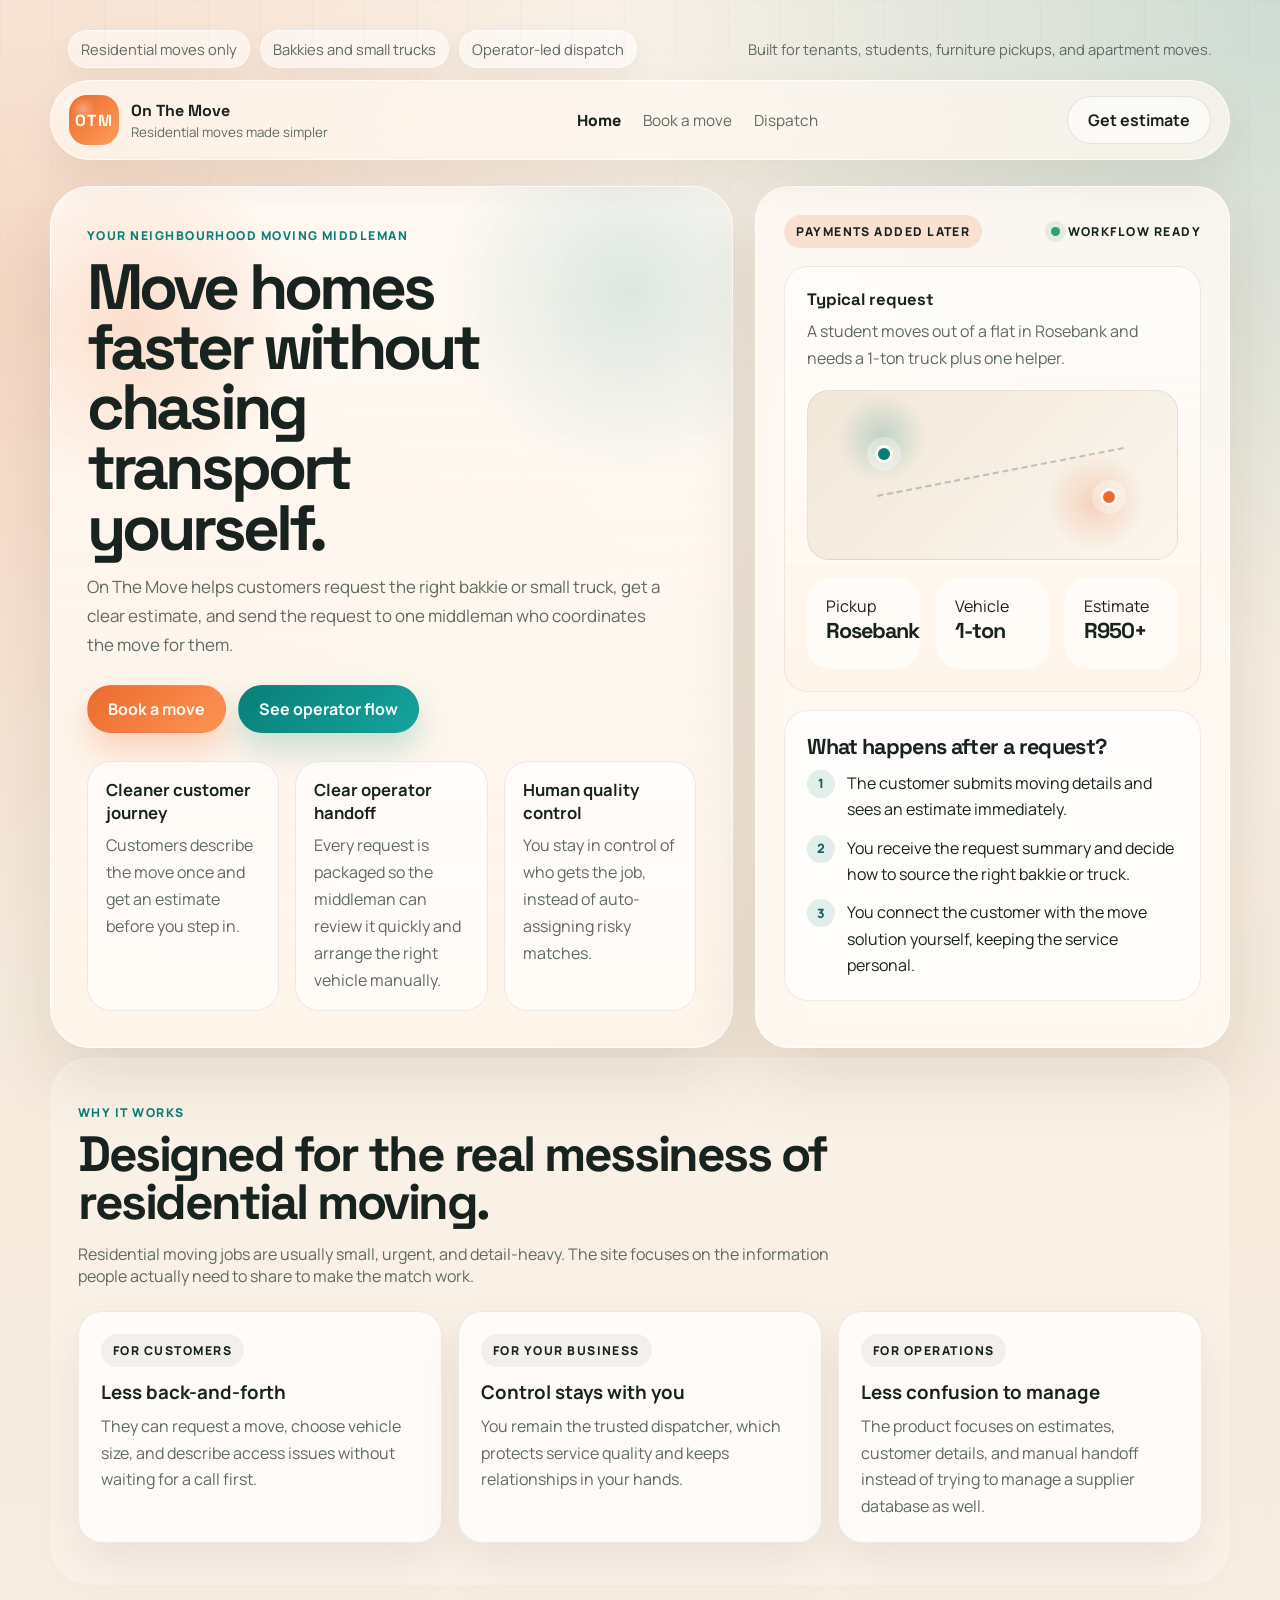
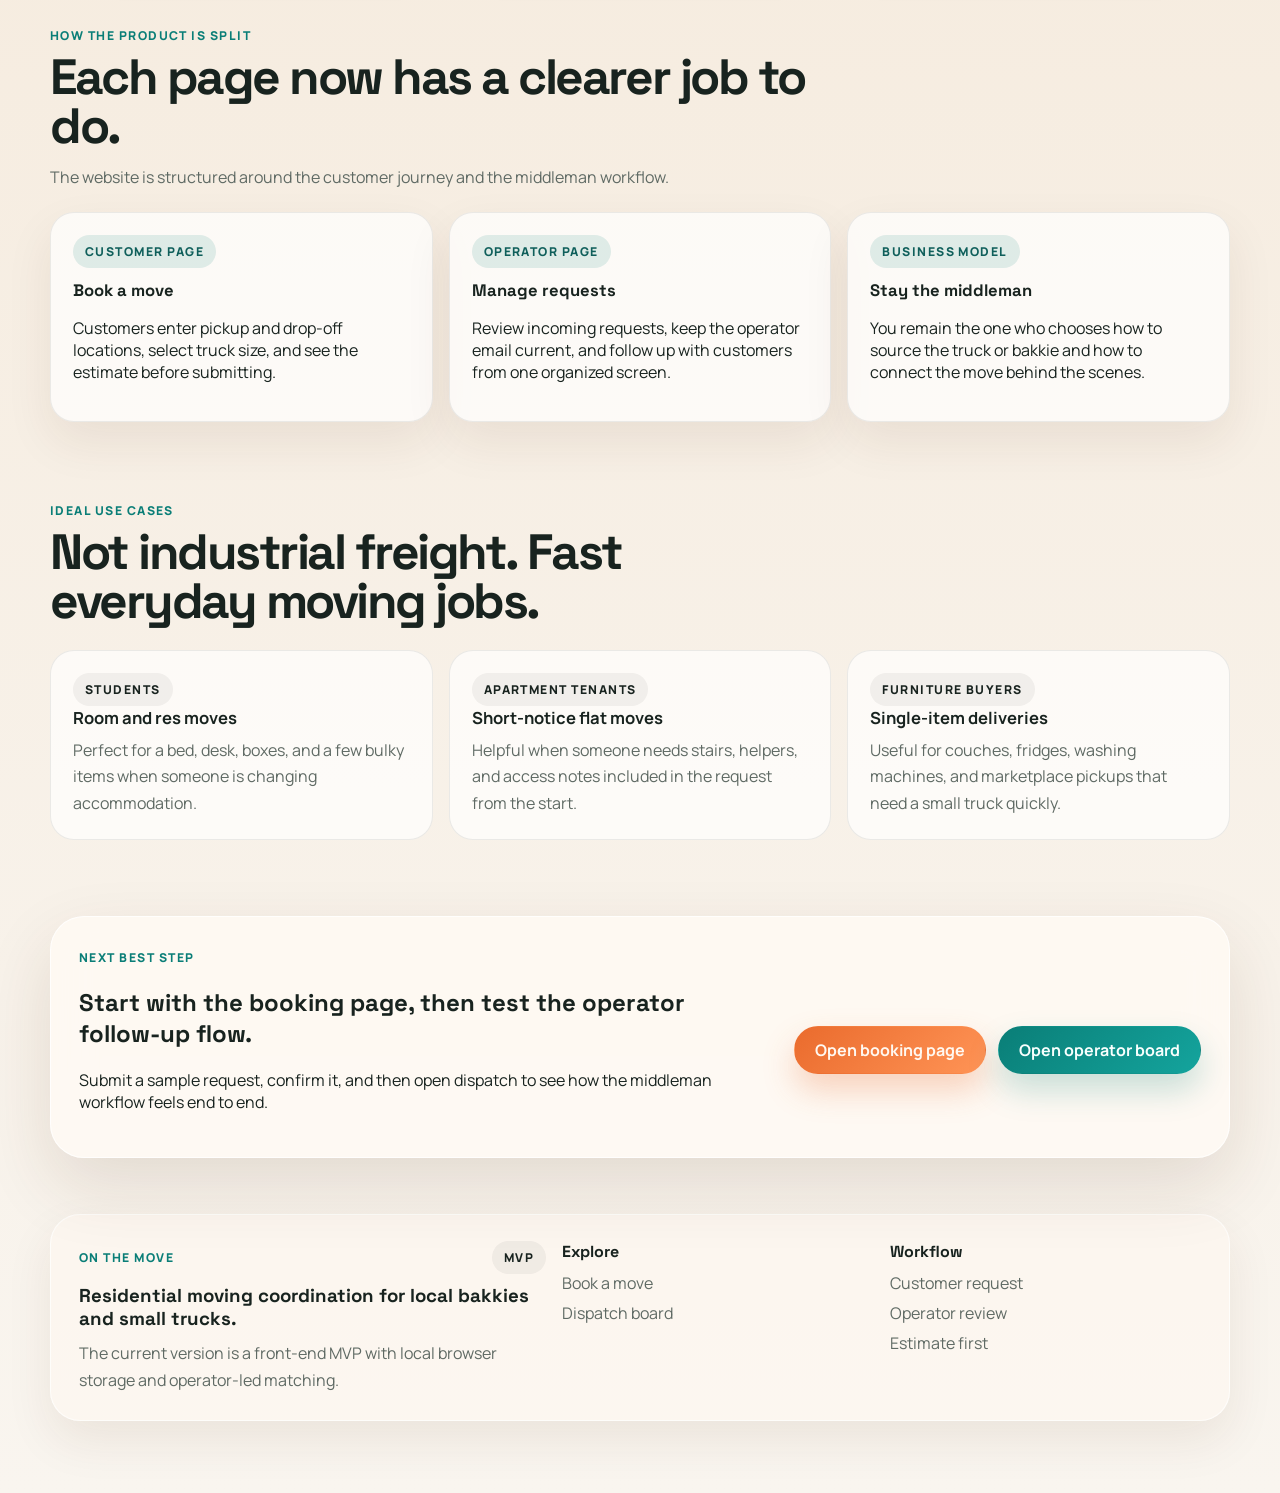
<file: index.html>
<!DOCTYPE html>
<html lang="en">
<head>
  <meta charset="UTF-8">
  <meta name="viewport" content="width=device-width, initial-scale=1.0">
  <title>On The Move | Residential Move Estimates</title>
  <meta
    name="description"
    content="On The Move helps customers get moving estimates and send residential bakkie or small-truck requests to a middleman who coordinates the job."
  >
  <link rel="preconnect" href="https://fonts.googleapis.com">
  <link rel="preconnect" href="https://fonts.gstatic.com" crossorigin>
  <link
    href="https://fonts.googleapis.com/css2?family=Manrope:wght@400;500;700;800&family=Space+Grotesk:wght@500;700&display=swap"
    rel="stylesheet"
  >
  <link rel="stylesheet" href="styles.css">
</head>
<body>
  <div class="page-shell">
    <div class="utility-bar">
      <div class="utility-pill-group">
        <span class="utility-pill">Residential moves only</span>
        <span class="utility-pill">Bakkies and small trucks</span>
        <span class="utility-pill">Operator-led dispatch</span>
      </div>
      <span class="micro-copy">Built for tenants, students, furniture pickups, and apartment moves.</span>
    </div>

    <header class="site-header" id="top">
      <a class="brand" href="index.html" aria-label="On The Move home">
        <span class="brand-mark">OTM</span>
        <span class="brand-copy">
          <strong>On The Move</strong>
          <small>Residential moves made simpler</small>
        </span>
      </a>

      <nav class="site-nav" aria-label="Primary">
        <a aria-current="page" href="index.html">Home</a>
        <a href="book.html">Book a move</a>
        <a href="dispatch.html">Dispatch</a>
      </nav>

      <a class="button button-ghost" href="book.html">Get estimate</a>
    </header>

    <main>
      <section class="hero">
        <div class="hero-copy">
          <span class="eyebrow">Your neighbourhood moving middleman</span>
          <h1>Move homes faster without chasing transport yourself.</h1>
          <p class="hero-text">
            On The Move helps customers request the right bakkie or small truck, get a clear estimate,
            and send the request to one middleman who coordinates the move for them.
          </p>

          <div class="hero-actions">
            <a class="button button-primary" href="book.html">Book a move</a>
            <a class="button button-secondary" href="dispatch.html">See operator flow</a>
          </div>

          <div class="hero-highlights">
            <article class="hero-highlight">
              <strong>Cleaner customer journey</strong>
              <p class="support-text">Customers describe the move once and get an estimate before you step in.</p>
            </article>
            <article class="hero-highlight">
              <strong>Clear operator handoff</strong>
              <p class="support-text">Every request is packaged so the middleman can review it quickly and arrange the right vehicle manually.</p>
            </article>
            <article class="hero-highlight">
              <strong>Human quality control</strong>
              <p class="support-text">You stay in control of who gets the job, instead of auto-assigning risky matches.</p>
            </article>
          </div>
        </div>

        <aside class="hero-panel panel">
          <div class="hero-panel-top">
            <span class="pill">Payments added later</span>
            <span class="status-dot">Workflow ready</span>
          </div>

          <div class="route-card">
            <h3 class="panel-title">Typical request</h3>
            <p class="panel-note">A student moves out of a flat in Rosebank and needs a 1-ton truck plus one helper.</p>
            <div class="route-visual">
              <div class="route-line"></div>
              <div class="route-pin route-pin-start"></div>
              <div class="route-pin route-pin-end"></div>
            </div>
            <div class="signal-row">
              <div class="page-stat">
                <span>Pickup</span>
                <strong>Rosebank</strong>
              </div>
              <div class="page-stat">
                <span>Vehicle</span>
                <strong>1-ton</strong>
              </div>
              <div class="page-stat">
                <span>Estimate</span>
                <strong>R950+</strong>
              </div>
            </div>
          </div>

          <div class="dispatch-preview">
            <h2>What happens after a request?</h2>
            <ol>
              <li>The customer submits moving details and sees an estimate immediately.</li>
              <li>You receive the request summary and decide how to source the right bakkie or truck.</li>
              <li>You connect the customer with the move solution yourself, keeping the service personal.</li>
            </ol>
          </div>
        </aside>
      </section>

      <section class="section section-band">
        <div class="section-heading">
          <span class="eyebrow">Why it works</span>
          <h2>Designed for the real messiness of residential moving.</h2>
          <p>
            Residential moving jobs are usually small, urgent, and detail-heavy. The site focuses on the information
            people actually need to share to make the match work.
          </p>
        </div>

        <div class="comparison-grid">
          <article class="comparison-card">
            <span class="pill pill-light">For customers</span>
            <h3>Less back-and-forth</h3>
            <p class="support-text">They can request a move, choose vehicle size, and describe access issues without waiting for a call first.</p>
          </article>
          <article class="comparison-card">
            <span class="pill pill-light">For your business</span>
            <h3>Control stays with you</h3>
            <p class="support-text">You remain the trusted dispatcher, which protects service quality and keeps relationships in your hands.</p>
          </article>
          <article class="comparison-card">
            <span class="pill pill-light">For operations</span>
            <h3>Less confusion to manage</h3>
            <p class="support-text">The product focuses on estimates, customer details, and manual handoff instead of trying to manage a supplier database as well.</p>
          </article>
        </div>
      </section>

      <section class="section">
        <div class="section-heading">
          <span class="eyebrow">How the product is split</span>
          <h2>Each page now has a clearer job to do.</h2>
          <p>The website is structured around the customer journey and the middleman workflow.</p>
        </div>

        <div class="overview-grid">
          <a class="link-card" href="book.html">
            <span class="pill pill-teal">Customer page</span>
            <h3>Book a move</h3>
            <p>Customers enter pickup and drop-off locations, select truck size, and see the estimate before submitting.</p>
          </a>
          <a class="link-card" href="dispatch.html">
            <span class="pill pill-teal">Operator page</span>
            <h3>Manage requests</h3>
            <p>Review incoming requests, keep the operator email current, and follow up with customers from one organized screen.</p>
          </a>
          <article class="link-card">
            <span class="pill pill-teal">Business model</span>
            <h3>Stay the middleman</h3>
            <p>You remain the one who chooses how to source the truck or bakkie and how to connect the move behind the scenes.</p>
          </article>
        </div>
      </section>

      <section class="section">
        <div class="section-heading">
          <span class="eyebrow">Ideal use cases</span>
          <h2>Not industrial freight. Fast everyday moving jobs.</h2>
        </div>

        <div class="info-grid">
          <article class="insight-card">
            <span class="info-chip">Students</span>
            <h3>Room and res moves</h3>
            <p class="support-text">Perfect for a bed, desk, boxes, and a few bulky items when someone is changing accommodation.</p>
          </article>
          <article class="insight-card">
            <span class="info-chip">Apartment tenants</span>
            <h3>Short-notice flat moves</h3>
            <p class="support-text">Helpful when someone needs stairs, helpers, and access notes included in the request from the start.</p>
          </article>
          <article class="insight-card">
            <span class="info-chip">Furniture buyers</span>
            <h3>Single-item deliveries</h3>
            <p class="support-text">Useful for couches, fridges, washing machines, and marketplace pickups that need a small truck quickly.</p>
          </article>
        </div>
      </section>

      <section class="section">
        <div class="home-cta panel">
          <div class="compact-copy">
            <span class="eyebrow">Next best step</span>
            <h2>Start with the booking page, then test the operator follow-up flow.</h2>
            <p>Submit a sample request, confirm it, and then open dispatch to see how the middleman workflow feels end to end.</p>
          </div>
          <div class="hero-actions">
            <a class="button button-primary" href="book.html">Open booking page</a>
            <a class="button button-secondary" href="dispatch.html">Open operator board</a>
          </div>
        </div>
      </section>
    </main>

    <footer class="site-footer">
      <div class="footer-grid">
        <div class="footer-column">
          <div class="footer-topline">
            <span class="eyebrow">On The Move</span>
            <span class="pill pill-light">MVP</span>
          </div>
          <h3>Residential moving coordination for local bakkies and small trucks.</h3>
          <p class="micro-copy">The current version is a front-end MVP with local browser storage and operator-led matching.</p>
        </div>
        <div class="footer-column">
          <h4>Explore</h4>
          <div class="footer-link-list">
            <a href="book.html">Book a move</a>
            <a href="dispatch.html">Dispatch board</a>
          </div>
        </div>
        <div class="footer-column">
          <h4>Workflow</h4>
          <div class="footer-link-list">
            <a href="book.html">Customer request</a>
            <a href="dispatch.html">Operator review</a>
            <a href="book.html">Estimate first</a>
          </div>
        </div>
      </div>
    </footer>
  </div>

  <script src="app.js"></script>
</body>
</html>
</file>
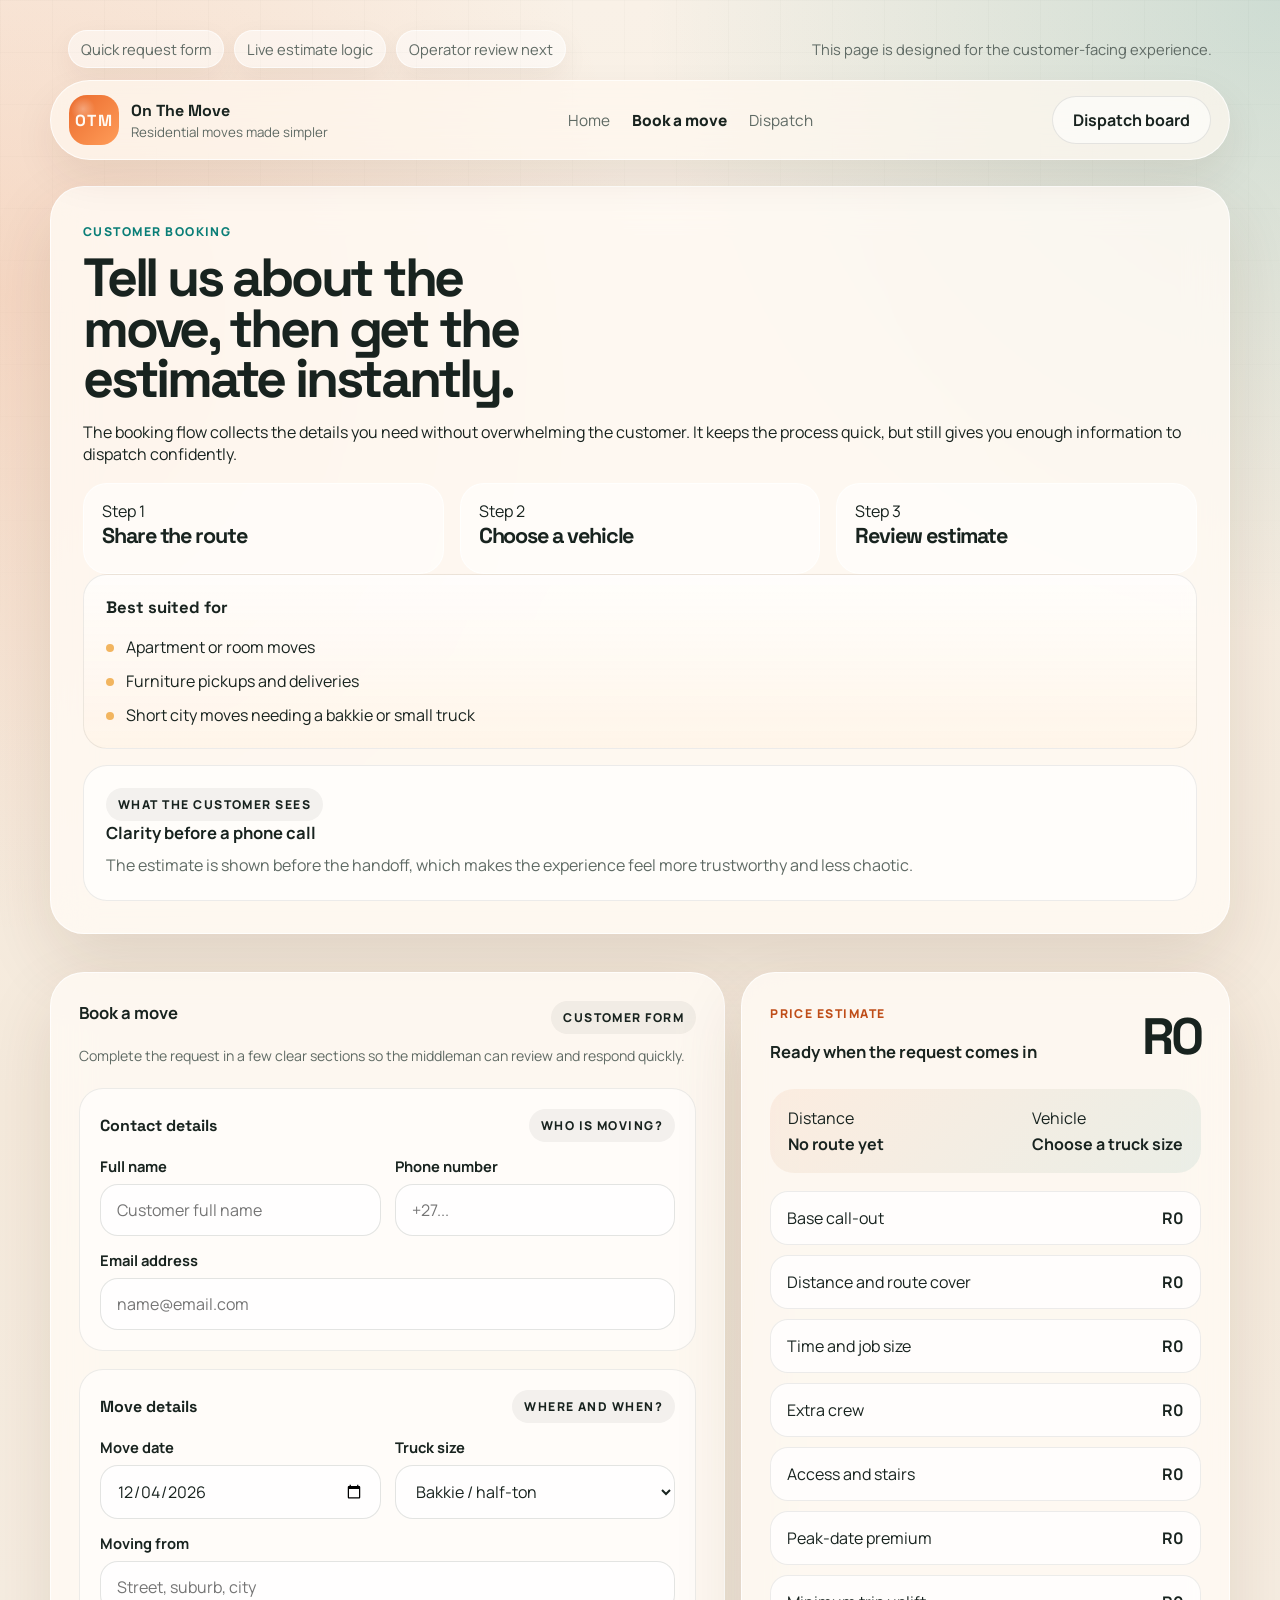
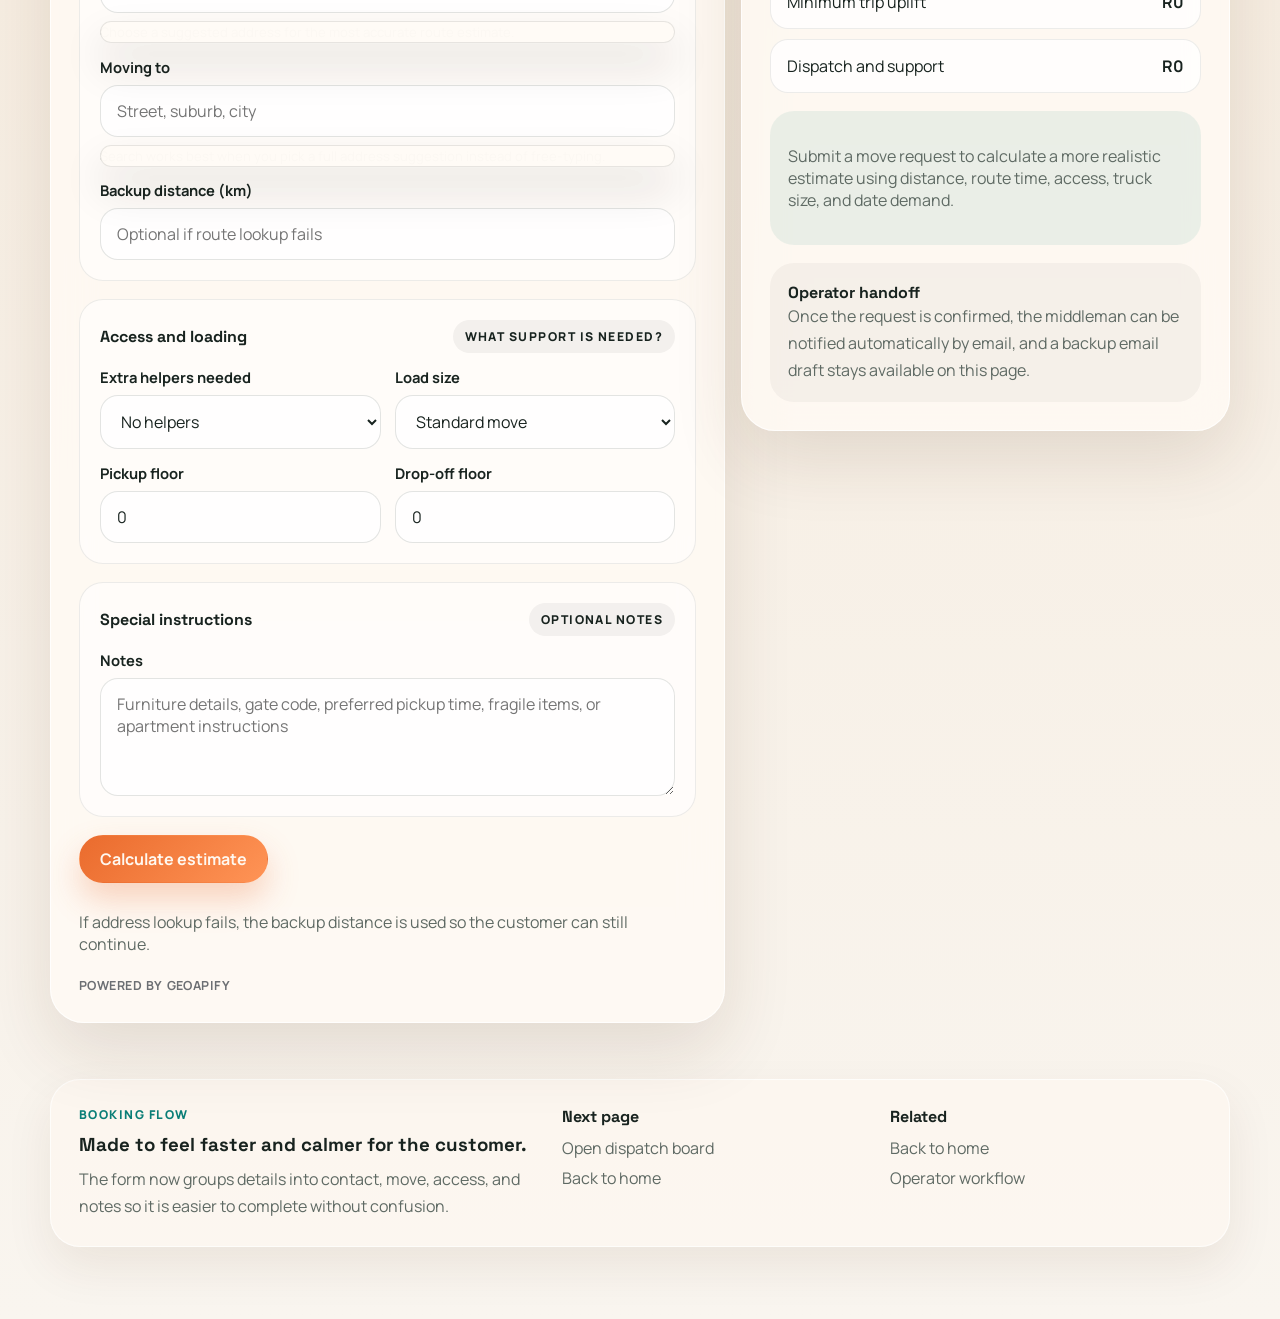
<file: book.html>
<!DOCTYPE html>
<html lang="en">
<head>
  <meta charset="UTF-8">
  <meta name="viewport" content="width=device-width, initial-scale=1.0">
  <title>Book a Move | On The Move</title>
  <meta
    name="description"
    content="Request a bakkie or small truck, share moving details, and get a clear estimate on On The Move."
  >
  <link rel="preconnect" href="https://fonts.googleapis.com">
  <link rel="preconnect" href="https://fonts.gstatic.com" crossorigin>
  <link
    href="https://fonts.googleapis.com/css2?family=Manrope:wght@400;500;700;800&family=Space+Grotesk:wght@500;700&display=swap"
    rel="stylesheet"
  >
  <link rel="stylesheet" href="styles.css">
</head>
<body>
  <div class="page-shell">
    <div class="utility-bar">
      <div class="utility-pill-group">
        <span class="utility-pill">Quick request form</span>
        <span class="utility-pill">Live estimate logic</span>
        <span class="utility-pill">Operator review next</span>
      </div>
      <span class="micro-copy">This page is designed for the customer-facing experience.</span>
    </div>

    <header class="site-header">
      <a class="brand" href="index.html" aria-label="On The Move home">
        <span class="brand-mark">OTM</span>
        <span class="brand-copy">
          <strong>On The Move</strong>
          <small>Residential moves made simpler</small>
        </span>
      </a>

      <nav class="site-nav" aria-label="Primary">
        <a href="index.html">Home</a>
        <a aria-current="page" href="book.html">Book a move</a>
        <a href="dispatch.html">Dispatch</a>
      </nav>

      <a class="button button-ghost" href="dispatch.html">Dispatch board</a>
    </header>

    <main>
      <section class="page-hero panel">
        <div class="page-hero-grid">
          <div class="compact-copy">
            <span class="eyebrow">Customer booking</span>
            <h1>Tell us about the move, then get the estimate instantly.</h1>
            <p>
              The booking flow collects the details you need without overwhelming the customer. It keeps the process
              quick, but still gives you enough information to dispatch confidently.
            </p>
            <div class="signal-row">
              <div class="page-stat">
                <span>Step 1</span>
                <strong>Share the route</strong>
              </div>
              <div class="page-stat">
                <span>Step 2</span>
                <strong>Choose a vehicle</strong>
              </div>
              <div class="page-stat">
                <span>Step 3</span>
                <strong>Review estimate</strong>
              </div>
            </div>
          </div>

          <div class="page-side-stack">
            <div class="route-card">
              <h3 class="panel-title">Best suited for</h3>
              <ul class="micro-list">
                <li>Apartment or room moves</li>
                <li>Furniture pickups and deliveries</li>
                <li>Short city moves needing a bakkie or small truck</li>
              </ul>
            </div>
            <div class="insight-card">
              <span class="pill pill-light">What the customer sees</span>
              <h3>Clarity before a phone call</h3>
              <p class="support-text">The estimate is shown before the handoff, which makes the experience feel more trustworthy and less chaotic.</p>
            </div>
          </div>
        </div>
      </section>

      <section class="section">
        <div class="booking-grid">
          <form class="panel form-panel" id="request-form">
            <div class="form-intro">
              <div class="form-title-row">
                <h3>Book a move</h3>
                <span class="pill pill-light">Customer form</span>
              </div>
              <p class="section-kicker">Complete the request in a few clear sections so the middleman can review and respond quickly.</p>
            </div>

            <div class="form-stack">
              <section class="form-group">
                <div class="form-group-title">
                  <h4>Contact details</h4>
                  <span class="info-chip">Who is moving?</span>
                </div>
                <div class="field-grid">
                  <label class="field">
                    <span>Full name</span>
                    <input type="text" name="customerName" placeholder="Customer full name" required>
                  </label>
                  <label class="field">
                    <span>Phone number</span>
                    <input type="tel" name="customerPhone" placeholder="+27..." required>
                  </label>
                  <label class="field field-full">
                    <span>Email address</span>
                    <input type="email" name="customerEmail" placeholder="name@email.com" required>
                  </label>
                </div>
              </section>

              <section class="form-group">
                <div class="form-group-title">
                  <h4>Move details</h4>
                  <span class="info-chip">Where and when?</span>
                </div>
                <div class="field-grid">
                  <label class="field">
                    <span>Move date</span>
                    <input type="date" name="moveDate" required>
                  </label>
                  <label class="field">
                    <span>Truck size</span>
                    <select name="truckSize" required>
                      <option value="bakkie">Bakkie / half-ton</option>
                      <option value="one-ton">1-ton truck</option>
                      <option value="one-point-five-ton">1.5-ton truck</option>
                      <option value="three-ton">3-ton truck</option>
                    </select>
                  </label>
                  <label class="field field-full autocomplete-field">
                    <span>Moving from</span>
                    <div class="autocomplete-shell">
                      <input
                        type="text"
                        name="fromAddress"
                        placeholder="Street, suburb, city"
                        autocomplete="off"
                        required
                        aria-autocomplete="list"
                        aria-controls="from-suggestions"
                      >
                      <input type="hidden" name="fromCoordinates">
                      <div class="autocomplete-list" id="from-suggestions" role="listbox" hidden></div>
                    </div>
                    <small class="autocomplete-helper" id="from-address-helper">
                      Choose a suggested address for the most accurate route estimate.
                    </small>
                  </label>
                  <label class="field field-full autocomplete-field">
                    <span>Moving to</span>
                    <div class="autocomplete-shell">
                      <input
                        type="text"
                        name="toAddress"
                        placeholder="Street, suburb, city"
                        autocomplete="off"
                        required
                        aria-autocomplete="list"
                        aria-controls="to-suggestions"
                      >
                      <input type="hidden" name="toCoordinates">
                      <div class="autocomplete-list" id="to-suggestions" role="listbox" hidden></div>
                    </div>
                    <small class="autocomplete-helper" id="to-address-helper">
                      Search works best when you pick a full address suggestion instead of free-typing.
                    </small>
                  </label>
                  <label class="field field-full">
                    <span>Backup distance (km)</span>
                    <input type="number" name="manualDistance" min="0" step="0.1" placeholder="Optional if route lookup fails">
                  </label>
                </div>
              </section>

              <section class="form-group">
                <div class="form-group-title">
                  <h4>Access and loading</h4>
                  <span class="info-chip">What support is needed?</span>
                </div>
                <div class="field-grid">
                  <label class="field">
                    <span>Extra helpers needed</span>
                    <select name="helpers">
                      <option value="0">No helpers</option>
                      <option value="1">1 helper</option>
                      <option value="2">2 helpers</option>
                      <option value="3">3 helpers</option>
                    </select>
                  </label>
                  <label class="field">
                    <span>Load size</span>
                    <select name="loadDensity">
                      <option value="light">Light load</option>
                      <option value="standard" selected>Standard move</option>
                      <option value="heavy">Heavy / bulky</option>
                    </select>
                  </label>
                  <label class="field">
                    <span>Pickup floor</span>
                    <input type="number" name="pickupFloor" min="0" max="25" value="0">
                  </label>
                  <label class="field">
                    <span>Drop-off floor</span>
                    <input type="number" name="dropoffFloor" min="0" max="25" value="0">
                  </label>
                </div>
              </section>

              <section class="form-group">
                <div class="form-group-title">
                  <h4>Special instructions</h4>
                  <span class="info-chip">Optional notes</span>
                </div>
                <div class="field-grid">
                  <label class="field field-full">
                    <span>Notes</span>
                    <textarea
                      name="notes"
                      rows="4"
                      placeholder="Furniture details, gate code, preferred pickup time, fragile items, or apartment instructions"
                    ></textarea>
                  </label>
                </div>
              </section>
            </div>

            <div class="form-actions">
              <button class="button button-primary" id="request-submit" type="submit">Calculate estimate</button>
              <p class="form-note">If address lookup fails, the backup distance is used so the customer can still continue.</p>
            </div>

            <p class="provider-attribution">
              Powered by <a href="https://www.geoapify.com/" target="_blank" rel="noreferrer">Geoapify</a>
            </p>
          </form>

          <aside class="panel quote-panel">
            <div class="quote-header">
              <div>
                <span class="eyebrow eyebrow-dark">Price estimate</span>
                <h3 id="quote-title">Ready when the request comes in</h3>
              </div>
              <strong id="quote-total">R0</strong>
            </div>

            <div class="quote-meta-strip">
              <div>
                <span>Distance</span>
                <strong id="quote-distance">No route yet</strong>
              </div>
              <div>
                <span>Vehicle</span>
                <strong id="quote-truck">Choose a truck size</strong>
              </div>
            </div>

            <ul class="breakdown-list">
              <li>
                <span>Base call-out</span>
                <strong id="breakdown-base">R0</strong>
              </li>
              <li>
                <span>Distance and route cover</span>
                <strong id="breakdown-distance">R0</strong>
              </li>
              <li>
                <span>Time and job size</span>
                <strong id="breakdown-time">R0</strong>
              </li>
              <li>
                <span>Extra crew</span>
                <strong id="breakdown-helpers">R0</strong>
              </li>
              <li>
                <span>Access and stairs</span>
                <strong id="breakdown-access">R0</strong>
              </li>
              <li>
                <span>Peak-date premium</span>
                <strong id="breakdown-schedule">R0</strong>
              </li>
              <li>
                <span>Minimum trip uplift</span>
                <strong id="breakdown-minimum">R0</strong>
              </li>
              <li>
                <span>Dispatch and support</span>
                <strong id="breakdown-service">R0</strong>
              </li>
            </ul>

            <div class="quote-note">
              <p id="quote-message">Submit a move request to calculate a more realistic estimate using distance, route time, access, truck size, and date demand.</p>
            </div>

            <div class="estimate-actions" id="estimate-actions" hidden>
              <h4 id="estimate-actions-title">Ready to request this move?</h4>
              <p id="estimate-actions-copy">If this estimate looks right, confirm the request and the middleman will be notified automatically.</p>
              <div class="action-row">
                <button class="button button-primary" id="confirm-request" type="button">Send request</button>
                <button class="button button-ghost" id="cancel-request" type="button">Cancel request</button>
              </div>
            </div>

            <div class="operator-tip">
              <strong class="panel-title">Operator handoff</strong>
              <p class="panel-note">Once the request is confirmed, the middleman can be notified automatically by email, and a backup email draft stays available on this page.</p>
            </div>

            <div class="request-result" id="request-result" hidden>
              <h4 id="request-result-title">Request saved</h4>
              <p id="request-result-copy"></p>
              <div class="action-row" id="request-result-actions">
                <a class="button button-secondary" id="email-link" href="#">Open backup email draft</a>
                <button class="button button-ghost" id="copy-summary" type="button">Copy summary</button>
              </div>
            </div>
          </aside>
        </div>
      </section>
    </main>

    <footer class="site-footer">
      <div class="footer-grid">
        <div class="footer-column">
          <span class="eyebrow">Booking flow</span>
          <h3>Made to feel faster and calmer for the customer.</h3>
          <p class="micro-copy">The form now groups details into contact, move, access, and notes so it is easier to complete without confusion.</p>
        </div>
        <div class="footer-column">
          <h4>Next page</h4>
          <div class="footer-link-list">
            <a href="dispatch.html">Open dispatch board</a>
            <a href="index.html">Back to home</a>
          </div>
        </div>
        <div class="footer-column">
          <h4>Related</h4>
          <div class="footer-link-list">
            <a href="index.html">Back to home</a>
            <a href="dispatch.html">Operator workflow</a>
          </div>
        </div>
      </div>
    </footer>
  </div>

  <script src="app.js"></script>
</body>
</html>
</file>
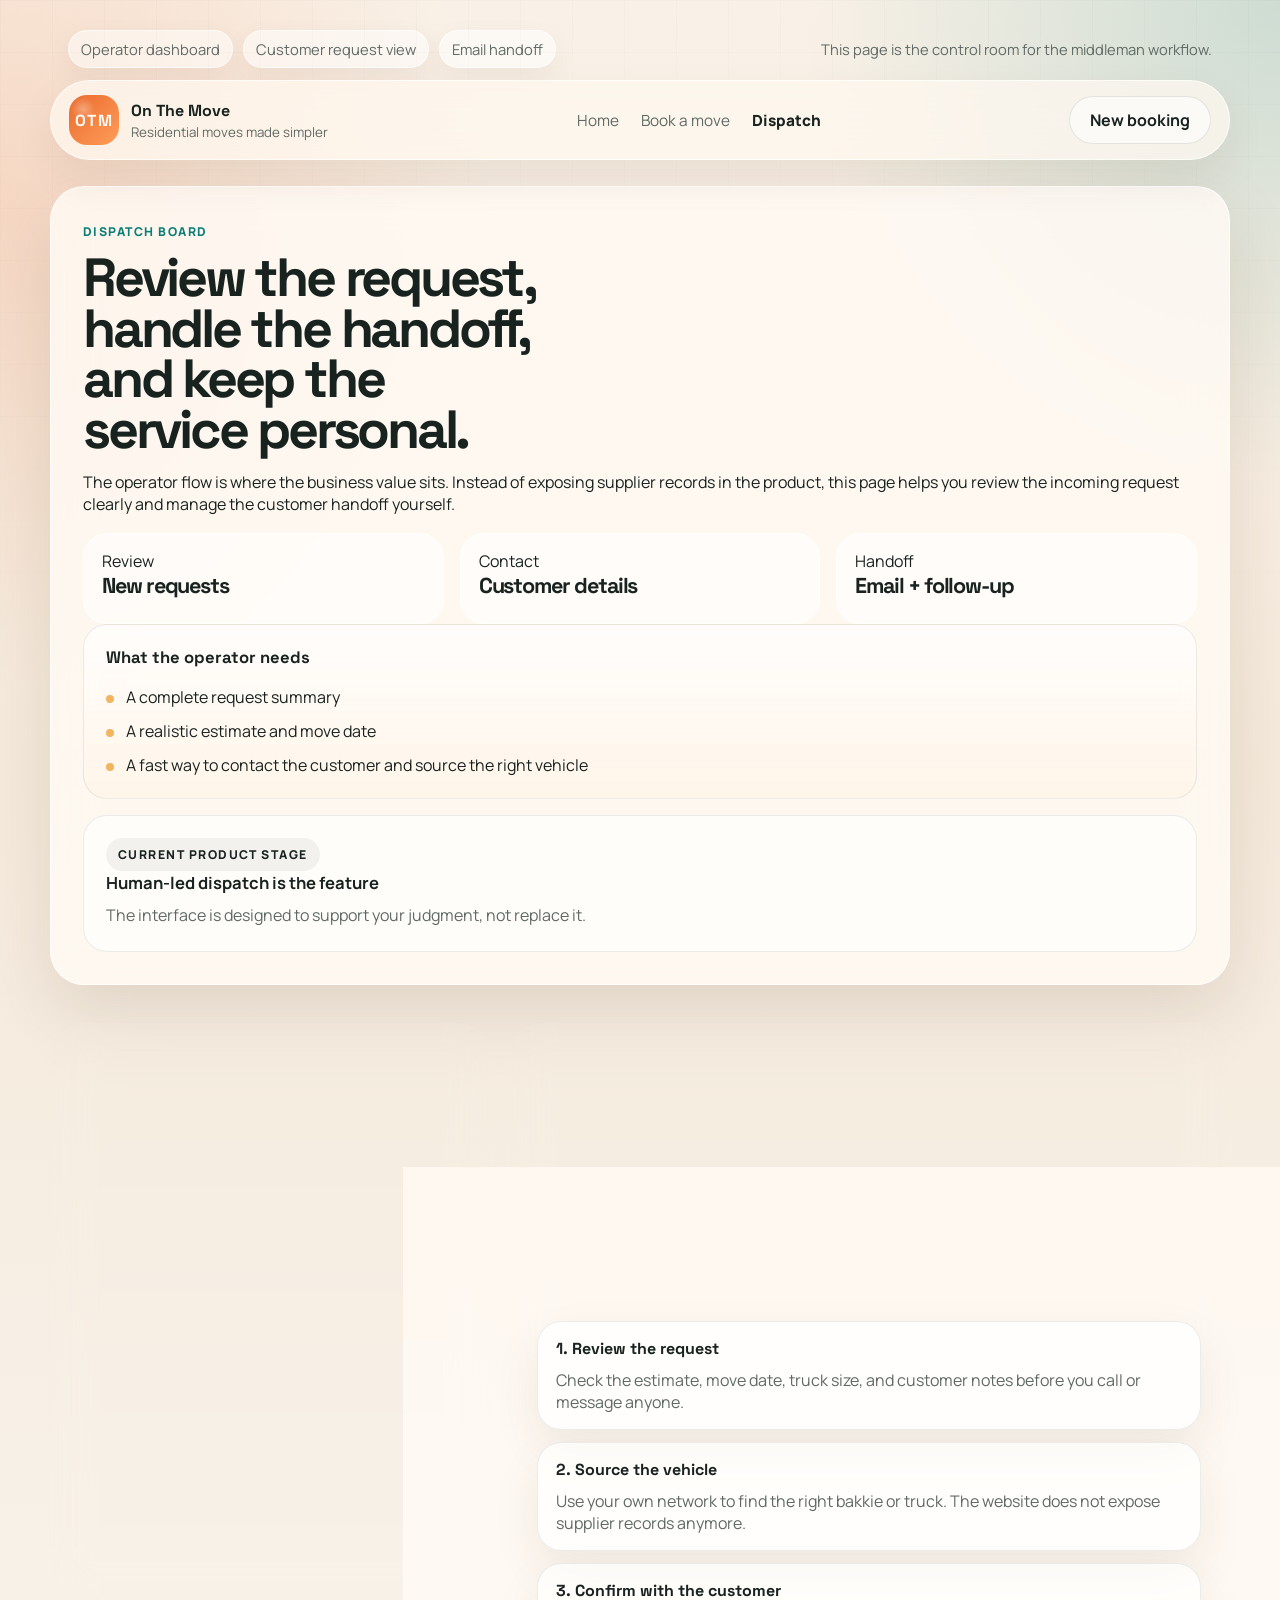
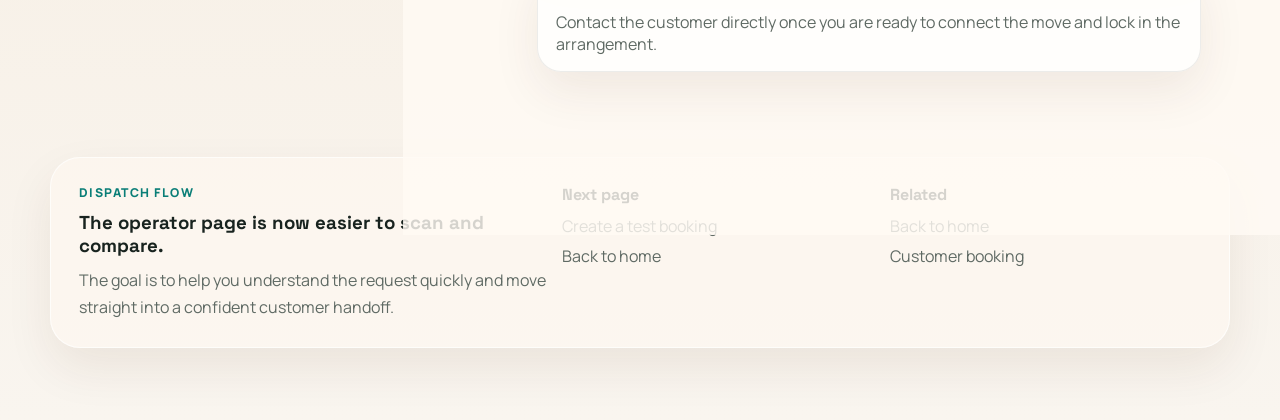
<file: dispatch.html>
<!DOCTYPE html>
<html lang="en">
<head>
  <meta charset="UTF-8">
  <meta name="viewport" content="width=device-width, initial-scale=1.0">
  <title>Operator Board | On The Move</title>
  <meta
    name="description"
    content="Review incoming moving requests and operator email settings for On The Move."
  >
  <link rel="preconnect" href="https://fonts.googleapis.com">
  <link rel="preconnect" href="https://fonts.gstatic.com" crossorigin>
  <link
    href="https://fonts.googleapis.com/css2?family=Manrope:wght@400;500;700;800&family=Space+Grotesk:wght@500;700&display=swap"
    rel="stylesheet"
  >
  <link rel="stylesheet" href="styles.css">
</head>
<body>
  <div class="page-shell">
    <div class="utility-bar">
      <div class="utility-pill-group">
        <span class="utility-pill">Operator dashboard</span>
        <span class="utility-pill">Customer request view</span>
        <span class="utility-pill">Email handoff</span>
      </div>
      <span class="micro-copy">This page is the control room for the middleman workflow.</span>
    </div>

    <header class="site-header">
      <a class="brand" href="index.html" aria-label="On The Move home">
        <span class="brand-mark">OTM</span>
        <span class="brand-copy">
          <strong>On The Move</strong>
          <small>Residential moves made simpler</small>
        </span>
      </a>

      <nav class="site-nav" aria-label="Primary">
        <a href="index.html">Home</a>
        <a href="book.html">Book a move</a>
        <a aria-current="page" href="dispatch.html">Dispatch</a>
      </nav>

      <a class="button button-ghost" href="book.html">New booking</a>
    </header>

    <main>
      <section class="page-hero panel">
        <div class="page-hero-grid">
          <div class="compact-copy">
            <span class="eyebrow">Dispatch board</span>
            <h1>Review the request, handle the handoff, and keep the service personal.</h1>
            <p>
              The operator flow is where the business value sits. Instead of exposing supplier records in the product,
              this page helps you review the incoming request clearly and manage the customer handoff yourself.
            </p>
            <div class="signal-row">
              <div class="page-stat">
                <span>Review</span>
                <strong>New requests</strong>
              </div>
              <div class="page-stat">
                <span>Contact</span>
                <strong>Customer details</strong>
              </div>
              <div class="page-stat">
                <span>Handoff</span>
                <strong>Email + follow-up</strong>
              </div>
            </div>
          </div>

          <div class="page-side-stack">
            <div class="route-card">
              <h3 class="panel-title">What the operator needs</h3>
              <ul class="micro-list">
                <li>A complete request summary</li>
                <li>A realistic estimate and move date</li>
                <li>A fast way to contact the customer and source the right vehicle</li>
              </ul>
            </div>
            <div class="insight-card">
              <span class="pill pill-light">Current product stage</span>
              <h3>Human-led dispatch is the feature</h3>
              <p class="support-text">The interface is designed to support your judgment, not replace it.</p>
            </div>
          </div>
        </div>
      </section>

      <section class="section">
        <div class="dispatch-grid">
          <aside class="panel settings-panel">
            <div class="form-intro">
              <div class="form-title-row">
                <h3>Operator settings</h3>
                <span class="pill pill-light">Email handoff</span>
              </div>
              <p class="section-kicker">Keep the dispatch email current so every new request is ready for a handoff draft.</p>
            </div>

            <label class="field">
              <span>Operator email address</span>
              <input id="operator-email" type="email" placeholder="dispatch@onthemove.co.za">
            </label>

            <div class="operator-tip">
              <strong class="panel-title">How this works now</strong>
              <p class="panel-note">Confirmed requests can trigger an automated operator email when Resend is configured. The address below is still used for the backup email draft on this device.</p>
            </div>

            <div class="stats-grid">
              <article class="stat-card">
                <span>Total requests</span>
                <strong id="stat-requests">0</strong>
              </article>
              <article class="stat-card">
                <span>Today's requests</span>
                <strong id="stat-today">0</strong>
              </article>
              <article class="stat-card">
                <span>Average quote</span>
                <strong id="stat-average">R0</strong>
              </article>
            </div>
          </aside>

          <div class="lists-grid">
            <section class="panel list-panel">
              <div class="panel-heading">
                <h3>Incoming requests</h3>
                <span class="pill pill-light">Newest first</span>
              </div>
              <div class="list-stack" id="requests-list"></div>
            </section>

            <section class="panel list-panel">
              <div class="panel-heading">
                <h3>Operator checklist</h3>
                <span class="pill pill-light">Manual process</span>
              </div>
              <div class="list-stack">
                <article class="list-card">
                  <h4>1. Review the request</h4>
                  <p>Check the estimate, move date, truck size, and customer notes before you call or message anyone.</p>
                </article>
                <article class="list-card">
                  <h4>2. Source the vehicle</h4>
                  <p>Use your own network to find the right bakkie or truck. The website does not expose supplier records anymore.</p>
                </article>
                <article class="list-card">
                  <h4>3. Confirm with the customer</h4>
                  <p>Contact the customer directly once you are ready to connect the move and lock in the arrangement.</p>
                </article>
              </div>
            </section>
          </div>
        </div>
      </section>
    </main>

    <footer class="site-footer">
      <div class="footer-grid">
        <div class="footer-column">
          <span class="eyebrow">Dispatch flow</span>
          <h3>The operator page is now easier to scan and compare.</h3>
          <p class="micro-copy">The goal is to help you understand the request quickly and move straight into a confident customer handoff.</p>
        </div>
        <div class="footer-column">
          <h4>Next page</h4>
          <div class="footer-link-list">
            <a href="book.html">Create a test booking</a>
            <a href="index.html">Back to home</a>
          </div>
        </div>
        <div class="footer-column">
          <h4>Related</h4>
          <div class="footer-link-list">
            <a href="index.html">Back to home</a>
            <a href="book.html">Customer booking</a>
          </div>
        </div>
      </div>
    </footer>
  </div>

  <script src="app.js"></script>
</body>
</html>
</file>
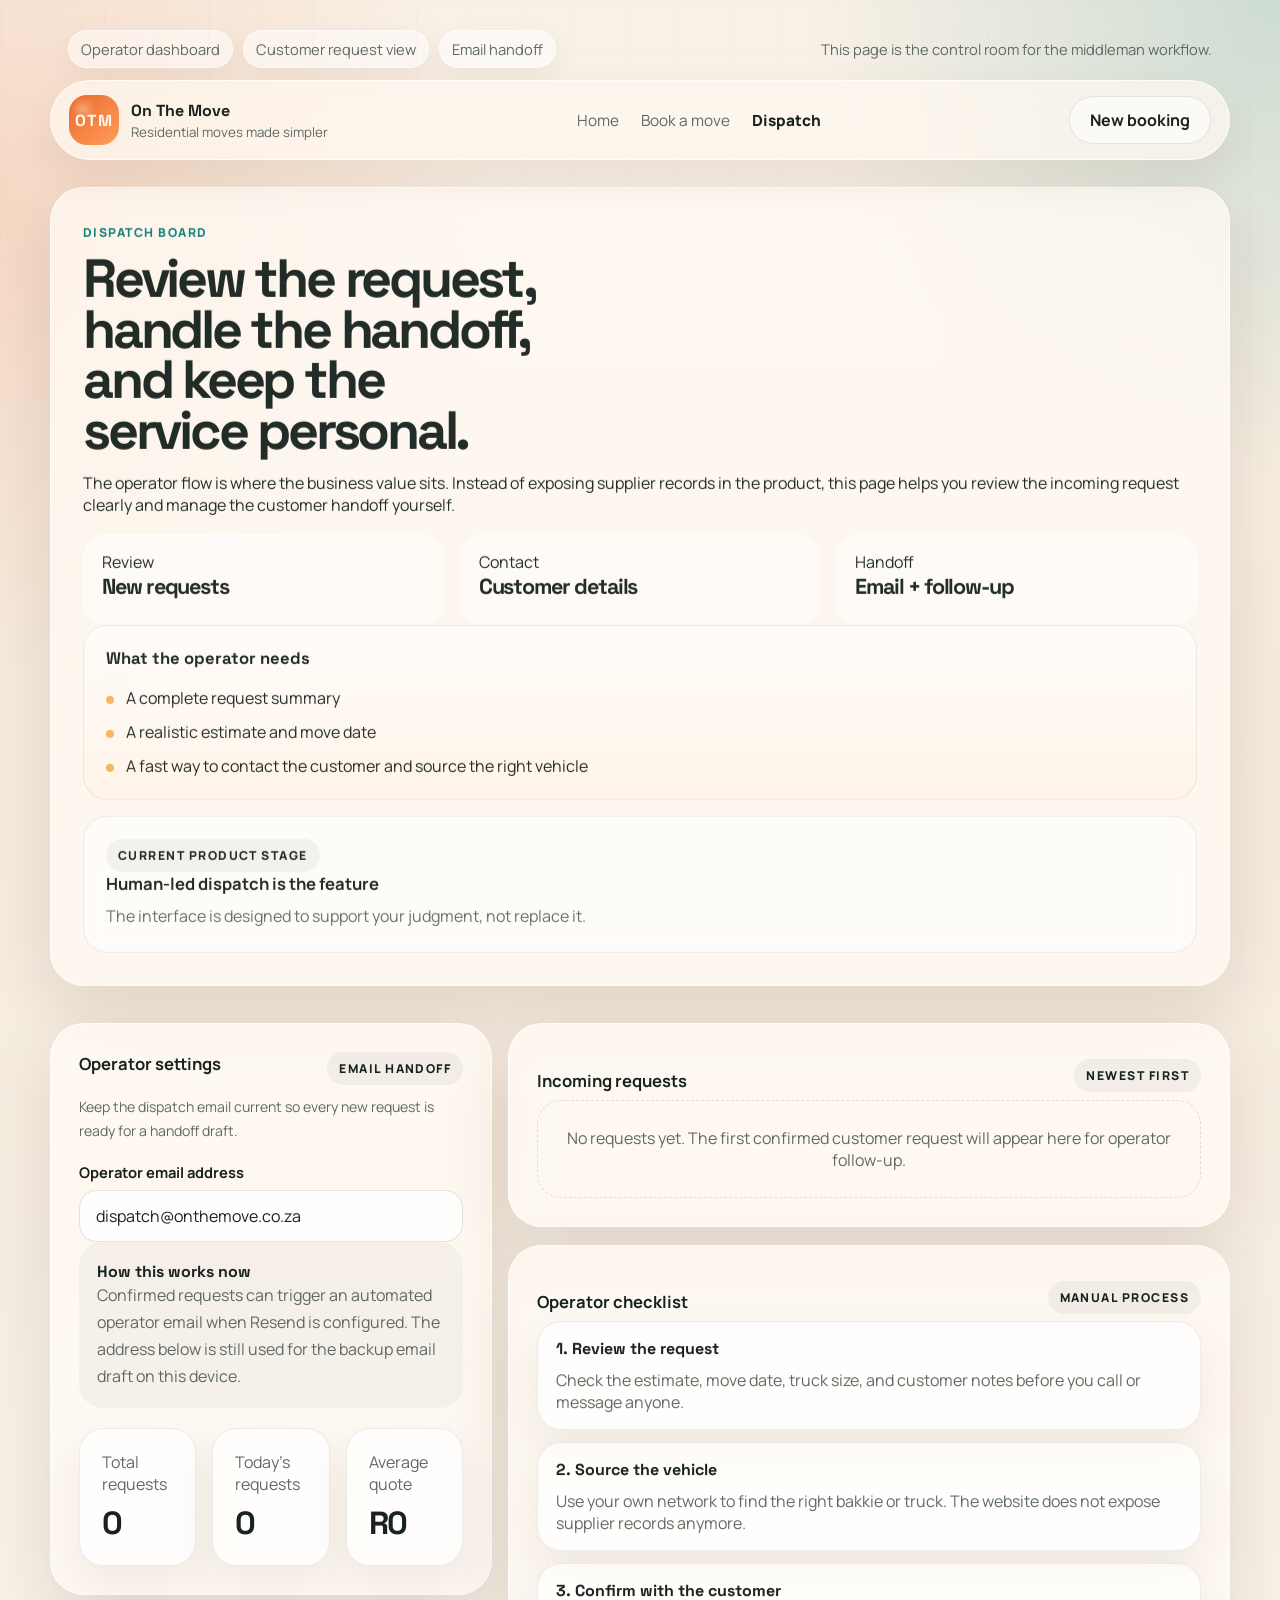
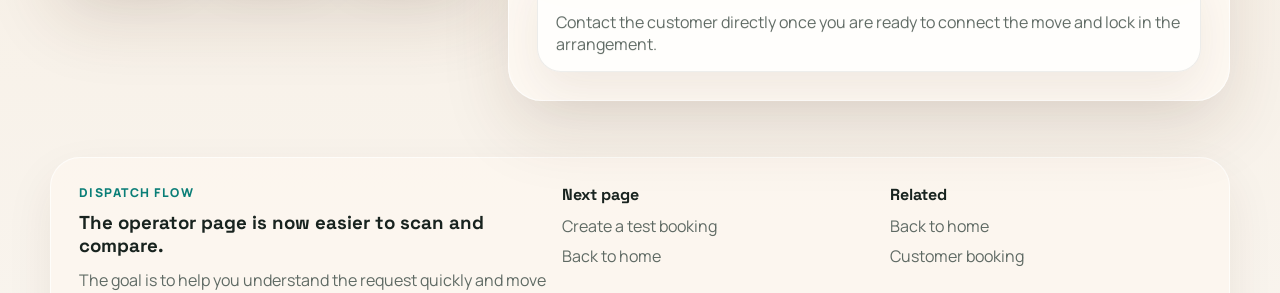
<file: drivers.html>
<!DOCTYPE html>
<html lang="en">
<head>
  <meta charset="UTF-8">
  <meta http-equiv="refresh" content="0; url=dispatch.html">
  <meta name="viewport" content="width=device-width, initial-scale=1.0">
  <title>On The Move</title>
  <meta name="description" content="On The Move operator workflow.">
  <link rel="canonical" href="dispatch.html">
</head>
<body>
  <p>Redirecting to the operator workflow...</p>
</body>
</html>
</file>
<file: styles.css>
:root {
  --bg: #f8f1e5;
  --bg-alt: #efe4d4;
  --surface: rgba(255, 250, 244, 0.82);
  --surface-strong: #fff9f2;
  --surface-soft: rgba(255, 255, 255, 0.56);
  --surface-dark: #17322c;
  --ink: #18231f;
  --muted: #5f6a64;
  --line: rgba(24, 35, 31, 0.1);
  --accent: #ea6b2d;
  --accent-deep: #bf4d18;
  --accent-soft: rgba(234, 107, 45, 0.16);
  --teal: #0a7e77;
  --teal-deep: #0f5f5b;
  --teal-soft: rgba(10, 126, 119, 0.12);
  --gold: #f2b55f;
  --success: #2f9f6f;
  --shadow-lg: 0 28px 70px rgba(74, 39, 15, 0.12);
  --shadow-md: 0 20px 48px rgba(74, 39, 15, 0.08);
  --radius-xl: 34px;
  --radius-lg: 24px;
  --radius-md: 18px;
  --radius-sm: 14px;
  --max-width: 1180px;
}

*,
*::before,
*::after {
  box-sizing: border-box;
}

html {
  scroll-behavior: smooth;
}

body {
  margin: 0;
  min-height: 100vh;
  color: var(--ink);
  background:
    radial-gradient(circle at 0% 10%, rgba(234, 107, 45, 0.18), transparent 22%),
    radial-gradient(circle at 100% 0%, rgba(10, 126, 119, 0.18), transparent 20%),
    linear-gradient(180deg, #f9f1e7 0%, #f5eadc 38%, #f9f5ef 100%);
  font-family: "Manrope", sans-serif;
}

body::before {
  position: fixed;
  inset: 0;
  background-image:
    linear-gradient(rgba(24, 35, 31, 0.04) 1px, transparent 1px),
    linear-gradient(90deg, rgba(24, 35, 31, 0.04) 1px, transparent 1px);
  background-size: 52px 52px;
  content: "";
  pointer-events: none;
  mask-image: linear-gradient(180deg, rgba(0, 0, 0, 0.38), transparent 78%);
}

@keyframes riseIn {
  from {
    opacity: 0;
    transform: translateY(18px);
  }

  to {
    opacity: 1;
    transform: translateY(0);
  }
}

a {
  color: inherit;
  text-decoration: none;
}

button,
input,
select,
textarea {
  font: inherit;
}

button {
  cursor: pointer;
}

.page-shell {
  width: min(var(--max-width), calc(100% - 28px));
  margin: 0 auto;
  padding-bottom: 72px;
}

.utility-bar {
  display: flex;
  align-items: center;
  justify-content: space-between;
  gap: 16px;
  margin-top: 18px;
  padding: 12px 18px;
  color: var(--muted);
  font-size: 0.92rem;
}

.utility-pill-group {
  display: flex;
  flex-wrap: wrap;
  gap: 10px;
}

.utility-pill {
  display: inline-flex;
  align-items: center;
  gap: 8px;
  padding: 8px 12px;
  border-radius: 999px;
  background: rgba(255, 255, 255, 0.52);
  border: 1px solid rgba(255, 255, 255, 0.7);
  box-shadow: 0 10px 28px rgba(74, 39, 15, 0.06);
}

.site-header {
  position: sticky;
  top: 18px;
  z-index: 30;
  display: flex;
  align-items: center;
  justify-content: space-between;
  gap: 18px;
  margin: 0 0 26px;
  padding: 14px 18px;
  background: rgba(255, 248, 240, 0.72);
  border: 1px solid rgba(255, 255, 255, 0.72);
  border-radius: 999px;
  box-shadow: 0 18px 42px rgba(74, 39, 15, 0.08);
  backdrop-filter: blur(18px);
}

.brand {
  display: inline-flex;
  align-items: center;
  gap: 12px;
}

.brand-mark {
  display: grid;
  place-items: center;
  width: 50px;
  height: 50px;
  border-radius: 18px;
  background:
    radial-gradient(circle at 28% 28%, rgba(255, 255, 255, 0.32), transparent 24%),
    linear-gradient(135deg, var(--accent), #ff9d59);
  color: #fffaf3;
  font-family: "Space Grotesk", sans-serif;
  font-weight: 700;
  letter-spacing: 0.08em;
}

.brand-copy {
  display: flex;
  flex-direction: column;
  gap: 2px;
}

.brand-copy strong {
  font-family: "Space Grotesk", sans-serif;
  font-size: 1rem;
}

.brand-copy small,
.site-nav a,
.hero-text,
.support-text,
.section-heading p,
.step-card p,
.feature-list li,
.panel-note,
.quote-note,
.empty-state,
.list-card p,
.list-card small,
.stat-card span,
.mock-row span,
.micro-copy,
.form-note {
  color: var(--muted);
}

.support-text,
.panel-note,
.micro-copy,
.section-kicker {
  margin: 0;
  line-height: 1.68;
}

.site-nav {
  display: flex;
  align-items: center;
  gap: 22px;
}

.site-nav a {
  font-size: 0.96rem;
  transition: color 0.2s ease;
}

.site-nav a[aria-current="page"] {
  color: var(--ink);
  font-weight: 800;
}

.site-nav a:hover,
.site-nav a:focus-visible {
  color: var(--ink);
}

.button {
  display: inline-flex;
  align-items: center;
  justify-content: center;
  min-height: 48px;
  padding: 0 20px;
  border-radius: 999px;
  border: 1px solid transparent;
  font-weight: 700;
  transition:
    transform 0.2s ease,
    box-shadow 0.2s ease,
    background 0.2s ease,
    border-color 0.2s ease;
}

.button:hover,
.button:focus-visible {
  transform: translateY(-1px);
}

.button-primary {
  background: linear-gradient(135deg, var(--accent), #ff9456);
  color: #fff8f0;
  box-shadow: 0 16px 32px rgba(234, 107, 45, 0.28);
}

.button-secondary {
  background: linear-gradient(135deg, var(--teal), #14a49d);
  color: #f8fffd;
  box-shadow: 0 16px 32px rgba(10, 126, 119, 0.22);
}

.button-ghost {
  background: rgba(255, 255, 255, 0.58);
  border-color: rgba(24, 35, 31, 0.1);
  color: var(--ink);
}

.button-soft {
  background: var(--accent-soft);
  color: var(--accent-deep);
}

.panel {
  background: var(--surface);
  border: 1px solid rgba(255, 255, 255, 0.76);
  border-radius: var(--radius-xl);
  box-shadow: var(--shadow-lg);
  backdrop-filter: blur(20px);
}

.panel-soft {
  background: rgba(255, 255, 255, 0.48);
  box-shadow: var(--shadow-md);
}

.panel-dark {
  color: #f9f4ee;
  background:
    radial-gradient(circle at 14% 18%, rgba(242, 181, 95, 0.16), transparent 24%),
    radial-gradient(circle at 88% 10%, rgba(20, 164, 157, 0.16), transparent 20%),
    linear-gradient(155deg, #132e28 0%, #173b34 55%, #0f5f5b 100%);
  border-color: rgba(255, 255, 255, 0.08);
}

.eyebrow,
.pill,
.status-dot,
.step-number,
.info-chip {
  display: inline-flex;
  align-items: center;
  gap: 8px;
  font-size: 0.76rem;
  font-weight: 800;
  letter-spacing: 0.12em;
  text-transform: uppercase;
}

.eyebrow {
  color: var(--teal);
}

.eyebrow-dark {
  color: var(--accent-deep);
}

.pill,
.info-chip {
  padding: 8px 12px;
  border-radius: 999px;
}

.pill {
  background: var(--accent-soft);
  color: var(--ink);
}

.pill-light {
  background: rgba(24, 35, 31, 0.05);
}

.pill-teal {
  background: var(--teal-soft);
  color: var(--teal-deep);
}

.status-dot::before {
  width: 9px;
  height: 9px;
  border-radius: 50%;
  background: var(--success);
  box-shadow: 0 0 0 6px rgba(47, 159, 111, 0.12);
  content: "";
}

.section {
  padding: 38px 0;
}

.section-band {
  padding: 42px 28px;
  border-radius: 40px;
  background: rgba(255, 248, 240, 0.52);
  box-shadow: inset 0 1px 0 rgba(255, 255, 255, 0.6);
}

.section-heading {
  max-width: 760px;
  margin-bottom: 24px;
}

.section-heading h2,
.dispatch-preview h2,
.compact-copy h2,
.link-card h3,
.list-card h4,
.panel-title {
  font-family: "Space Grotesk", sans-serif;
}

.panel-title,
.footer-column h3,
.footer-column h4,
.insight-card h3,
.route-card h3 {
  margin: 0;
}

.section-heading h2 {
  margin: 8px 0 12px;
  font-size: clamp(2rem, 4vw, 3.1rem);
  line-height: 0.98;
  letter-spacing: -0.05em;
}

.hero {
  display: grid;
  grid-template-columns: minmax(0, 1.18fr) minmax(320px, 0.82fr);
  gap: 22px;
  padding-bottom: 10px;
}

.hero-copy,
.hero-panel,
.page-hero {
  animation: riseIn 0.75s ease both;
}

.hero-copy {
  position: relative;
  overflow: hidden;
  padding: 36px;
  border-radius: 40px;
  background:
    radial-gradient(circle at 85% 12%, rgba(10, 126, 119, 0.14), transparent 20%),
    radial-gradient(circle at 12% 16%, rgba(234, 107, 45, 0.18), transparent 18%),
    linear-gradient(180deg, rgba(255, 250, 244, 0.94), rgba(255, 246, 236, 0.84));
  border: 1px solid rgba(255, 255, 255, 0.82);
  box-shadow: var(--shadow-lg);
}

.hero-copy h1,
.page-hero h1 {
  margin: 12px 0 14px;
  font-family: "Space Grotesk", sans-serif;
  letter-spacing: -0.06em;
  line-height: 0.94;
}

.hero-copy h1 {
  max-width: 12ch;
  font-size: clamp(3rem, 5vw, 4.9rem);
}

.hero-text {
  max-width: 58ch;
  margin: 0;
  font-size: 1.06rem;
  line-height: 1.72;
}

.hero-actions {
  display: flex;
  flex-wrap: wrap;
  gap: 12px;
  margin: 26px 0 0;
}

.hero-highlights,
.signal-row,
.trust-grid,
.service-grid,
.steps-grid,
.overview-grid,
.booking-grid,
.dispatch-grid,
.lists-grid,
.field-grid,
.stats-grid,
.info-grid,
.comparison-grid,
.footer-grid,
.hero-metrics {
  display: grid;
  gap: 16px;
}

.hero-highlights {
  grid-template-columns: repeat(3, minmax(0, 1fr));
  margin-top: 28px;
}

.hero-highlight {
  padding: 16px 18px;
  border-radius: var(--radius-lg);
  background: rgba(255, 255, 255, 0.62);
  border: 1px solid rgba(24, 35, 31, 0.08);
}

.hero-highlight strong,
.metric-card strong,
.step-card h3,
.form-title-row h3,
.panel-heading h3,
.quote-header h3,
.page-stat strong,
.insight-card h3,
.route-card h3,
.link-card h3 {
  display: block;
  margin-bottom: 8px;
  font-size: 1.04rem;
}

.hero-panel {
  display: flex;
  flex-direction: column;
  gap: 18px;
  padding: 28px;
}

.hero-panel-top,
.form-title-row,
.panel-heading,
.quote-header,
.quote-meta-strip,
.list-card-top,
.mock-row,
.footer-topline {
  display: flex;
  align-items: center;
  justify-content: space-between;
  gap: 12px;
}

.route-card,
.mock-card,
.dispatch-preview,
.info-card,
.insight-card {
  padding: 22px;
  border-radius: var(--radius-lg);
  background: rgba(255, 255, 255, 0.68);
  border: 1px solid rgba(24, 35, 31, 0.08);
}

.route-card {
  background:
    linear-gradient(180deg, rgba(255, 255, 255, 0.72), rgba(255, 244, 232, 0.82));
}

.route-visual {
  position: relative;
  min-height: 170px;
  margin-top: 18px;
  border-radius: 22px;
  overflow: hidden;
  background:
    radial-gradient(circle at 20% 28%, rgba(10, 126, 119, 0.22), transparent 14%),
    radial-gradient(circle at 78% 66%, rgba(234, 107, 45, 0.24), transparent 16%),
    linear-gradient(135deg, #f2e7d8, #fbf6ee);
  border: 1px solid rgba(24, 35, 31, 0.08);
}

.route-line {
  position: absolute;
  left: 18%;
  right: 14%;
  top: 48%;
  height: 2px;
  border-top: 2px dashed rgba(24, 35, 31, 0.24);
  transform: rotate(-11deg);
}

.route-pin {
  position: absolute;
  display: grid;
  place-items: center;
  width: 18px;
  height: 18px;
  border-radius: 50%;
  border: 3px solid #fffaf3;
  box-shadow: 0 0 0 8px rgba(255, 255, 255, 0.32);
}

.route-pin-start {
  left: 18%;
  top: 32%;
  background: var(--teal);
}

.route-pin-end {
  right: 16%;
  top: 58%;
  background: var(--accent);
}

.signal-row {
  grid-template-columns: repeat(3, minmax(0, 1fr));
  margin-top: 18px;
}

.page-stat {
  padding: 16px 18px;
  border-radius: var(--radius-lg);
  background: rgba(255, 255, 255, 0.54);
  border: 1px solid rgba(255, 255, 255, 0.68);
}

.page-stat strong {
  font-family: "Space Grotesk", sans-serif;
  font-size: 1.35rem;
  letter-spacing: -0.05em;
}

.micro-list,
.feature-list,
.dispatch-preview ol,
.breakdown-list,
.list-stack {
  margin: 0;
  padding: 0;
  list-style: none;
}

.micro-list {
  display: grid;
  gap: 12px;
  margin-top: 18px;
}

.micro-list li,
.feature-list li {
  position: relative;
  padding-left: 20px;
}

.micro-list li::before,
.feature-list li::before {
  position: absolute;
  top: 0.55em;
  left: 0;
  width: 8px;
  height: 8px;
  border-radius: 50%;
  background: var(--gold);
  content: "";
}

.dispatch-preview h2 {
  margin: 0 0 10px;
  font-size: 1.35rem;
  letter-spacing: -0.03em;
}

.dispatch-preview ol {
  display: grid;
  gap: 12px;
  counter-reset: item;
}

.dispatch-preview li {
  position: relative;
  padding-left: 40px;
  line-height: 1.65;
}

.dispatch-preview li::before {
  position: absolute;
  left: 0;
  top: 0;
  display: grid;
  place-items: center;
  width: 28px;
  height: 28px;
  border-radius: 50%;
  background: rgba(10, 126, 119, 0.12);
  color: var(--teal-deep);
  font-size: 0.8rem;
  font-weight: 800;
  counter-increment: item;
  content: counter(item);
}

.comparison-grid,
.overview-grid {
  grid-template-columns: repeat(3, minmax(0, 1fr));
}

.comparison-card,
.link-card,
.step-card,
.metric-card,
.stat-card {
  padding: 22px;
}

.comparison-card,
.link-card,
.step-card,
.metric-card,
.list-card,
.stat-card {
  border-radius: var(--radius-lg);
  background: rgba(255, 255, 255, 0.7);
  border: 1px solid rgba(24, 35, 31, 0.08);
  box-shadow: var(--shadow-md);
}

.comparison-card h3,
.link-card h3 {
  margin: 12px 0 8px;
}

.step-number {
  color: var(--accent-deep);
}

.home-cta {
  display: grid;
  grid-template-columns: minmax(0, 1fr) auto;
  align-items: center;
  gap: 24px;
  padding: 28px;
}

.page-hero {
  padding: 32px;
}

.page-hero-grid {
  grid-template-columns: minmax(0, 1.12fr) minmax(300px, 0.88fr);
  align-items: start;
}

.page-hero h1 {
  max-width: 13ch;
  font-size: clamp(2.5rem, 4.2vw, 3.9rem);
}

.page-side-stack {
  display: grid;
  gap: 16px;
}

.insight-card strong {
  font-family: "Space Grotesk", sans-serif;
  font-size: 1.75rem;
  letter-spacing: -0.05em;
}

.info-grid {
  grid-template-columns: repeat(3, minmax(0, 1fr));
}

.info-chip {
  background: rgba(24, 35, 31, 0.05);
  color: var(--ink);
}

.booking-grid {
  grid-template-columns: minmax(0, 1.16fr) minmax(320px, 0.84fr);
  align-items: start;
}

.dispatch-grid {
  grid-template-columns: minmax(300px, 0.76fr) minmax(0, 1.24fr);
  align-items: start;
}

.form-panel,
.quote-panel,
.settings-panel,
.list-panel {
  padding: 28px;
}

.form-title-row {
  align-items: flex-start;
}

.form-intro {
  display: grid;
  gap: 10px;
  margin-bottom: 20px;
}

.form-intro h3 {
  margin: 0;
}

.section-kicker {
  margin: 0;
  font-size: 0.88rem;
  color: var(--muted);
}

.form-stack {
  display: grid;
  gap: 18px;
}

.form-group {
  padding: 20px;
  border-radius: var(--radius-lg);
  background: rgba(255, 255, 255, 0.56);
  border: 1px solid rgba(24, 35, 31, 0.08);
}

.form-group-title {
  display: flex;
  align-items: center;
  justify-content: space-between;
  gap: 12px;
  margin-bottom: 14px;
}

.form-group-title h4 {
  margin: 0;
  font-family: "Space Grotesk", sans-serif;
  font-size: 1rem;
}

.field-grid {
  grid-template-columns: repeat(2, minmax(0, 1fr));
  gap: 14px;
}

.field {
  display: flex;
  flex-direction: column;
  gap: 8px;
}

.field span {
  font-size: 0.92rem;
  font-weight: 700;
}

.field small {
  color: var(--muted);
}

.field-full {
  grid-column: 1 / -1;
}

.autocomplete-field {
  position: relative;
}

.autocomplete-shell {
  position: relative;
}

.field input,
.field select,
.field textarea {
  width: 100%;
  padding: 14px 16px;
  color: var(--ink);
  background: rgba(255, 255, 255, 0.82);
  border: 1px solid rgba(24, 35, 31, 0.12);
  border-radius: var(--radius-md);
  outline: none;
  transition:
    border-color 0.2s ease,
    box-shadow 0.2s ease,
    background 0.2s ease,
    transform 0.2s ease;
}

.field input:focus,
.field select:focus,
.field textarea:focus {
  border-color: rgba(10, 126, 119, 0.46);
  box-shadow: 0 0 0 4px rgba(10, 126, 119, 0.12);
  background: #fffdf8;
}

.field textarea {
  resize: vertical;
}

.autocomplete-helper {
  display: block;
  margin-top: 2px;
  font-size: 0.82rem;
  line-height: 1.5;
}

.autocomplete-list {
  position: absolute;
  left: 0;
  right: 0;
  top: calc(100% + 8px);
  z-index: 20;
  display: grid;
  gap: 6px;
  padding: 10px;
  border-radius: var(--radius-md);
  background: rgba(255, 251, 246, 0.98);
  border: 1px solid rgba(24, 35, 31, 0.1);
  box-shadow: 0 22px 44px rgba(35, 24, 17, 0.14);
}

.autocomplete-item {
  display: grid;
  gap: 4px;
  width: 100%;
  padding: 12px 14px;
  border: 0;
  border-radius: 14px;
  background: rgba(255, 255, 255, 0.78);
  color: var(--ink);
  text-align: left;
}

.autocomplete-item:hover,
.autocomplete-item:focus-visible,
.autocomplete-item.is-active {
  background: rgba(10, 126, 119, 0.1);
  outline: none;
}

.autocomplete-item strong {
  font-size: 0.95rem;
}

.autocomplete-item span {
  color: var(--muted);
  font-size: 0.82rem;
  line-height: 1.45;
}

.provider-attribution {
  margin: 6px 0 0;
  font-size: 0.78rem;
  font-weight: 700;
  color: #6c6f73;
  letter-spacing: 0.04em;
  text-transform: uppercase;
}

.form-actions {
  display: flex;
  flex-wrap: wrap;
  align-items: center;
  gap: 12px;
  margin-top: 18px;
}

.quote-panel {
  position: sticky;
  top: 108px;
  display: flex;
  flex-direction: column;
  gap: 18px;
}

.quote-header strong {
  font-family: "Space Grotesk", sans-serif;
  font-size: clamp(2.2rem, 4vw, 3.5rem);
  letter-spacing: -0.06em;
}

.quote-meta-strip {
  padding: 18px;
  border-radius: var(--radius-lg);
  background: linear-gradient(135deg, rgba(234, 107, 45, 0.08), rgba(10, 126, 119, 0.08));
}

.quote-meta-strip strong {
  display: block;
  margin-top: 4px;
}

.breakdown-list {
  display: grid;
  gap: 10px;
}

.breakdown-list li {
  display: flex;
  align-items: center;
  justify-content: space-between;
  gap: 16px;
  padding: 15px 16px;
  border-radius: var(--radius-md);
  background: rgba(255, 255, 255, 0.72);
  border: 1px solid rgba(24, 35, 31, 0.08);
}

.quote-note,
.estimate-actions,
.request-result,
.operator-tip {
  padding: 18px;
  border-radius: var(--radius-lg);
}

.quote-note {
  background: rgba(10, 126, 119, 0.08);
}

.estimate-actions {
  background: linear-gradient(135deg, rgba(234, 107, 45, 0.08), rgba(255, 255, 255, 0.9));
  border: 1px solid rgba(234, 107, 45, 0.14);
}

.request-result {
  background: rgba(234, 107, 45, 0.1);
}

.request-result[data-tone="success"] {
  background: rgba(10, 126, 119, 0.12);
}

.request-result[data-tone="warning"] {
  background: rgba(234, 107, 45, 0.12);
}

.request-result[data-tone="neutral"] {
  background: rgba(24, 35, 31, 0.06);
}

.operator-tip {
  background: rgba(24, 35, 31, 0.04);
}

.estimate-actions h4,
.estimate-actions p,
.request-result h4,
.request-result p {
  margin: 0;
}

.estimate-actions p,
.request-result p {
  margin-top: 10px;
  line-height: 1.6;
  color: var(--muted);
}

.action-row {
  display: flex;
  flex-wrap: wrap;
  gap: 12px;
  margin-top: 16px;
}

.stats-grid {
  grid-template-columns: repeat(3, minmax(0, 1fr));
  margin-top: 20px;
}

.stat-card strong {
  display: block;
  margin-top: 8px;
  font-family: "Space Grotesk", sans-serif;
  font-size: 2rem;
  letter-spacing: -0.05em;
}

.lists-grid {
  gap: 18px;
}

.list-panel {
  min-height: 100%;
}

.list-stack {
  display: grid;
  gap: 12px;
}

.list-card {
  display: grid;
  gap: 10px;
  padding: 16px 18px;
  animation: riseIn 0.45s ease both;
}

.list-card h4,
.list-card p {
  margin: 0;
}

.tag-row {
  display: flex;
  flex-wrap: wrap;
  gap: 8px;
}

.tag {
  display: inline-flex;
  align-items: center;
  padding: 7px 10px;
  border-radius: 999px;
  font-size: 0.76rem;
  font-weight: 700;
  background: rgba(24, 35, 31, 0.06);
}

.tag-accent {
  background: var(--accent-soft);
  color: var(--accent-deep);
}

.tag-teal {
  background: var(--teal-soft);
  color: var(--teal-deep);
}

.empty-state {
  padding: 26px 18px;
  text-align: center;
  border-radius: var(--radius-lg);
  border: 1px dashed rgba(24, 35, 31, 0.12);
}

.site-footer {
  margin-top: 18px;
  padding: 26px 28px;
  border-radius: 30px;
  background: rgba(255, 248, 240, 0.56);
  border: 1px solid rgba(255, 255, 255, 0.68);
  box-shadow: var(--shadow-md);
}

.footer-grid {
  grid-template-columns: minmax(0, 1.2fr) repeat(2, minmax(0, 0.8fr));
  align-items: start;
}

.footer-column {
  display: grid;
  gap: 10px;
}

.footer-column h3,
.footer-column h4 {
  margin: 0;
  font-family: "Space Grotesk", sans-serif;
}

.footer-link-list {
  display: grid;
  gap: 8px;
}

.footer-link-list a {
  color: var(--muted);
}

.footer-link-list a:hover,
.footer-link-list a:focus-visible {
  color: var(--ink);
}

@media (max-width: 1080px) {
  .hero,
  .page-hero-grid,
  .booking-grid,
  .dispatch-grid,
  .home-cta,
  .footer-grid {
    grid-template-columns: 1fr;
  }

  .overview-grid,
  .comparison-grid,
  .info-grid,
  .hero-highlights,
  .stats-grid {
    grid-template-columns: repeat(2, minmax(0, 1fr));
  }

  .quote-panel {
    position: static;
  }
}

@media (max-width: 780px) {
  .page-shell {
    width: min(100% - 16px, 100%);
  }

  .utility-bar {
    flex-direction: column;
    align-items: flex-start;
    padding-left: 8px;
    padding-right: 8px;
  }

  .site-header {
    position: static;
    flex-direction: column;
    align-items: stretch;
    border-radius: 28px;
  }

  .site-nav {
    justify-content: space-between;
    flex-wrap: wrap;
    gap: 14px;
  }

  .hero-copy,
  .hero-panel,
  .page-hero,
  .form-panel,
  .quote-panel,
  .settings-panel,
  .list-panel,
  .site-footer {
    padding: 22px;
  }

  .hero-copy h1,
  .page-hero h1,
  .section-heading h2 {
    max-width: none;
  }

  .overview-grid,
  .comparison-grid,
  .info-grid,
  .hero-highlights,
  .signal-row,
  .stats-grid,
  .field-grid {
    grid-template-columns: 1fr;
  }

  .field-full {
    grid-column: auto;
  }

  .section-band {
    padding: 30px 18px;
    border-radius: 28px;
  }

  .home-cta {
    padding: 22px;
  }
}

@media (prefers-reduced-motion: reduce) {
  *,
  *::before,
  *::after {
    animation: none !important;
    transition: none !important;
    scroll-behavior: auto !important;
  }
}
</file>
